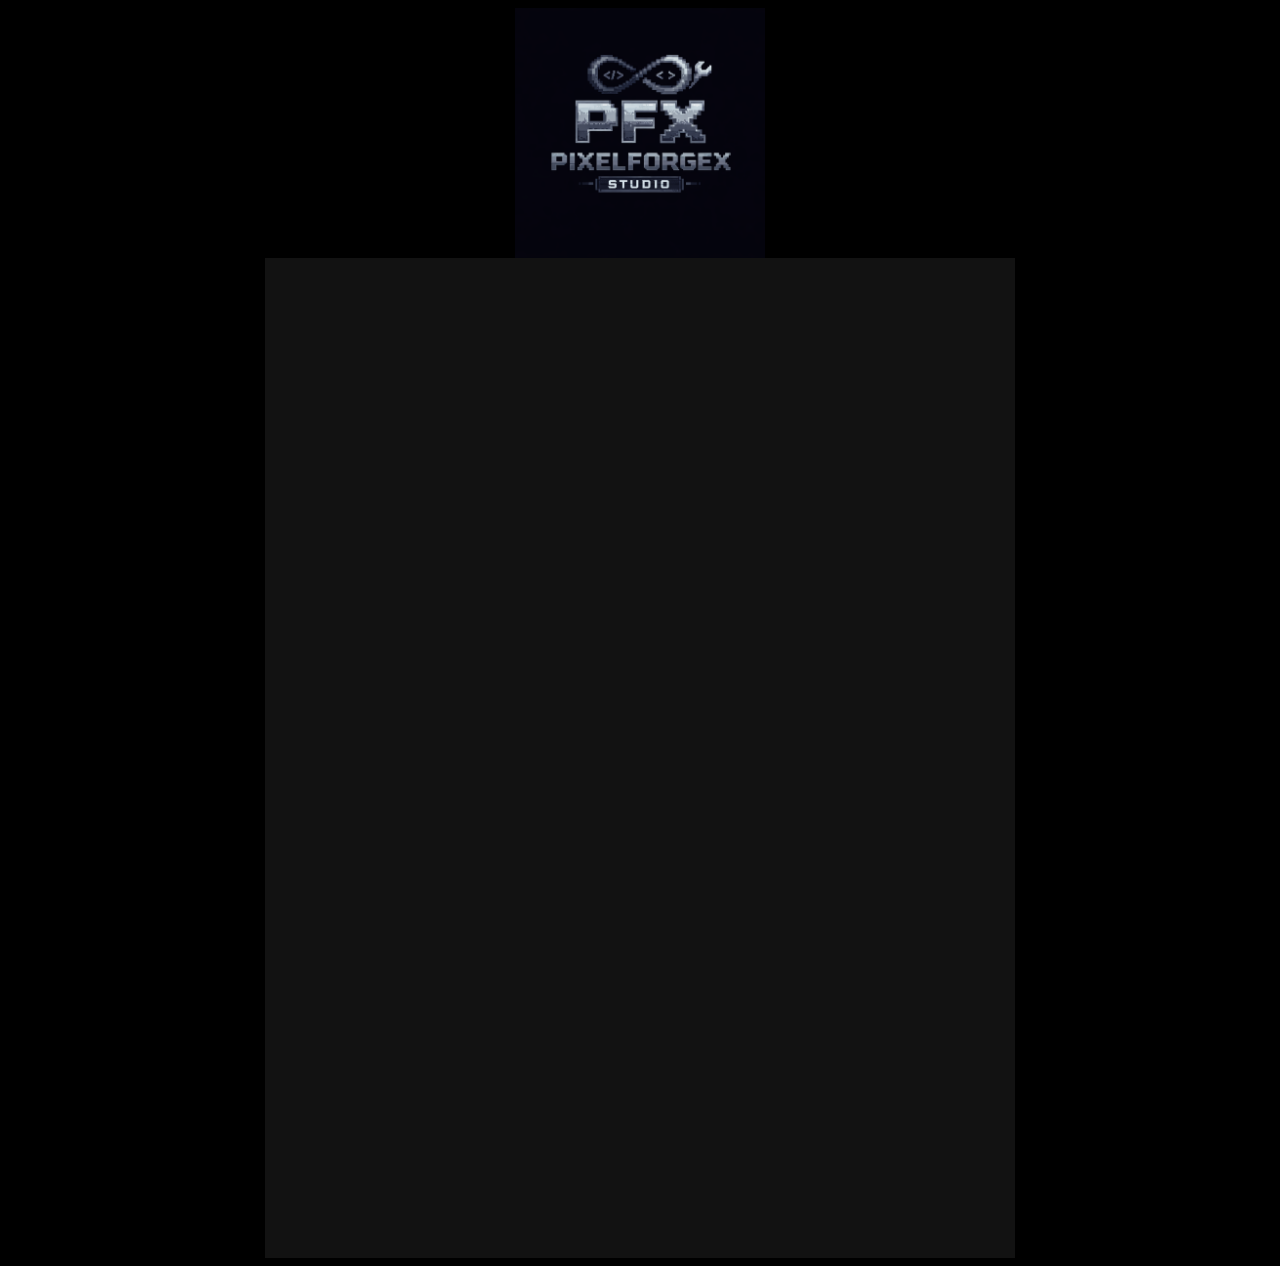
<file: index.html>
<!DOCTYPE html>
<html lang="en">
<head>
    <meta charset="UTF-8">
    <meta name="viewport" content="width=device-width, initial-scale=1.0">
    <title>Early Web</title>
    <link rel="stylesheet" href="style.css">
</head>
<body class="index">
    
    <div class="logo"></div>
    <div class="text">
        
    </div>

</body>
</html>
</file>
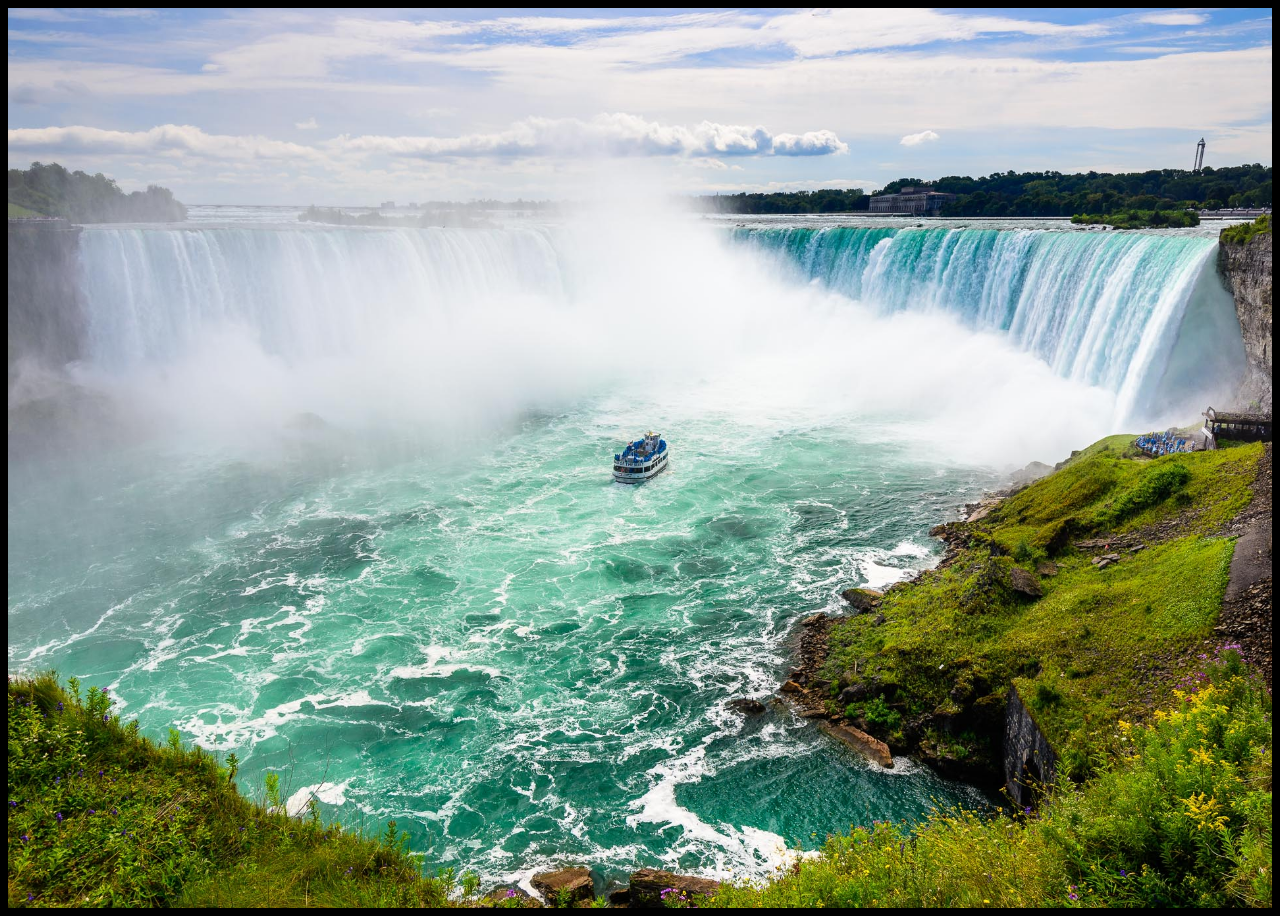
<file: at.html>
<!DOCTYPE html>
<html lang="en">
<head>
    <meta charset="UTF-8">
    <meta name="viewport" content="width=device-width, initial-scale=1.0">
    <title>Niagara Falls</title>
    <link rel="stylesheet" href="style.css">
</head>
<body>
   <div class="a_1"></div> 

</body>
</html>
</file>
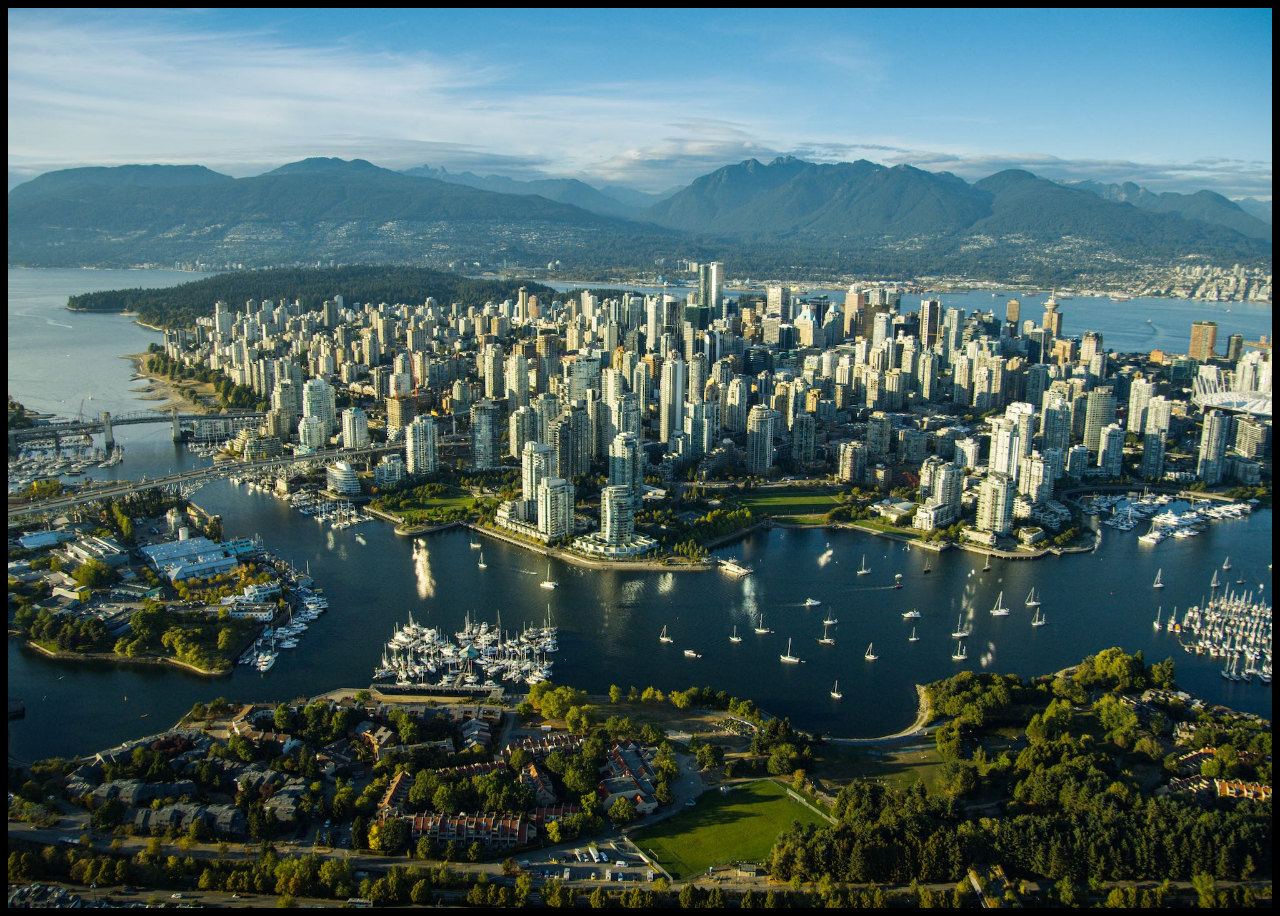
<file: at_2.html>
<!DOCTYPE html>
<html lang="en">
<head>
    <meta charset="UTF-8">
    <meta name="viewport" content="width=device-width, initial-scale=1.0">
    <title>Vancouver</title>
    <link rel="stylesheet" href="style.css">
</head>
<body>
    <div class="a_2"></div>

</body>
</html>
</file>
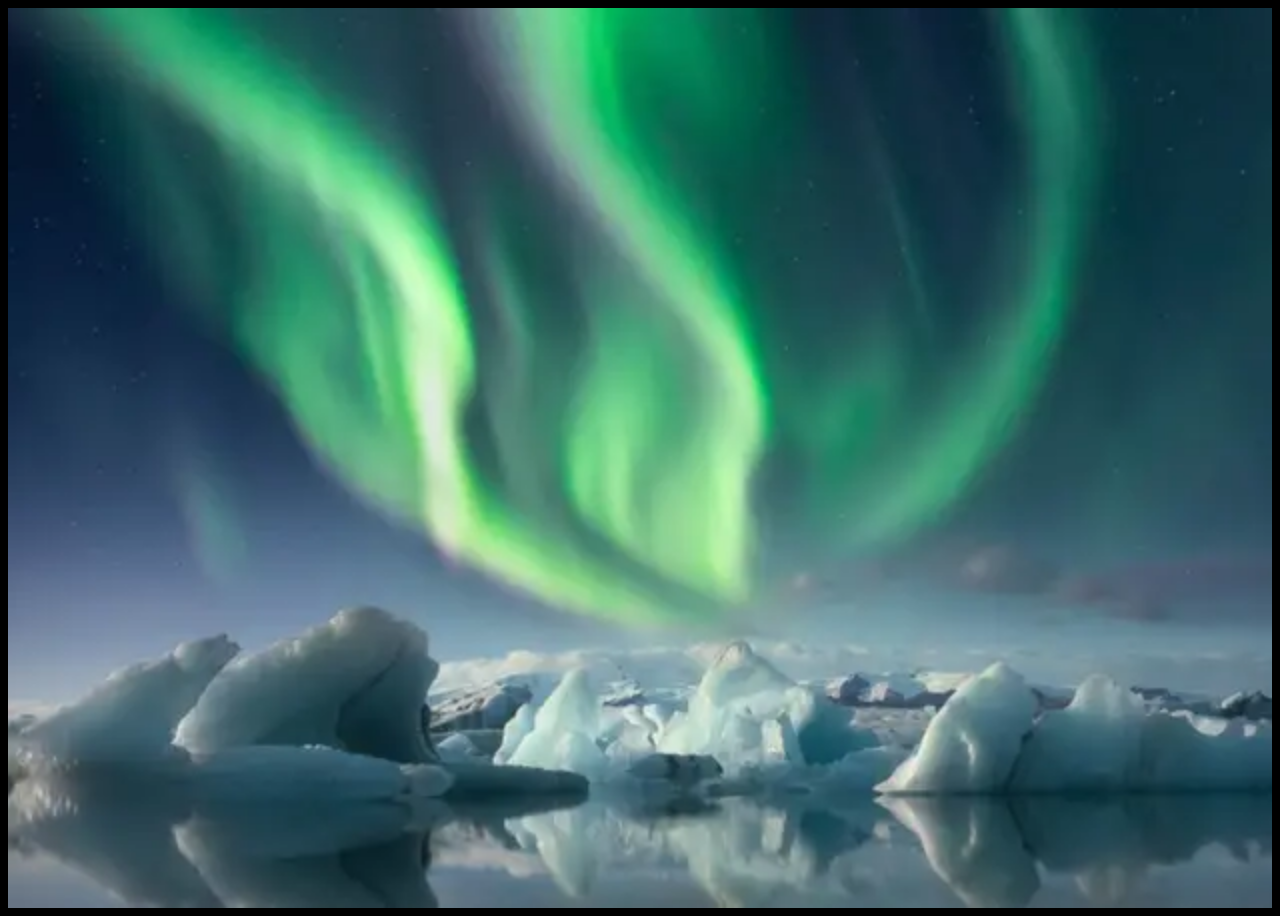
<file: at_3.html>
<!DOCTYPE html>
<html lang="en">
<head>
    <meta charset="UTF-8">
    <meta name="viewport" content="width=device-width, initial-scale=1.0">
    <title>Northern Lights (Aurora Borealis)</title>
    <link rel="stylesheet" href="style.css">
</head>
<body>
    <div class="a_3"></div>

</body>
</html>
</file>
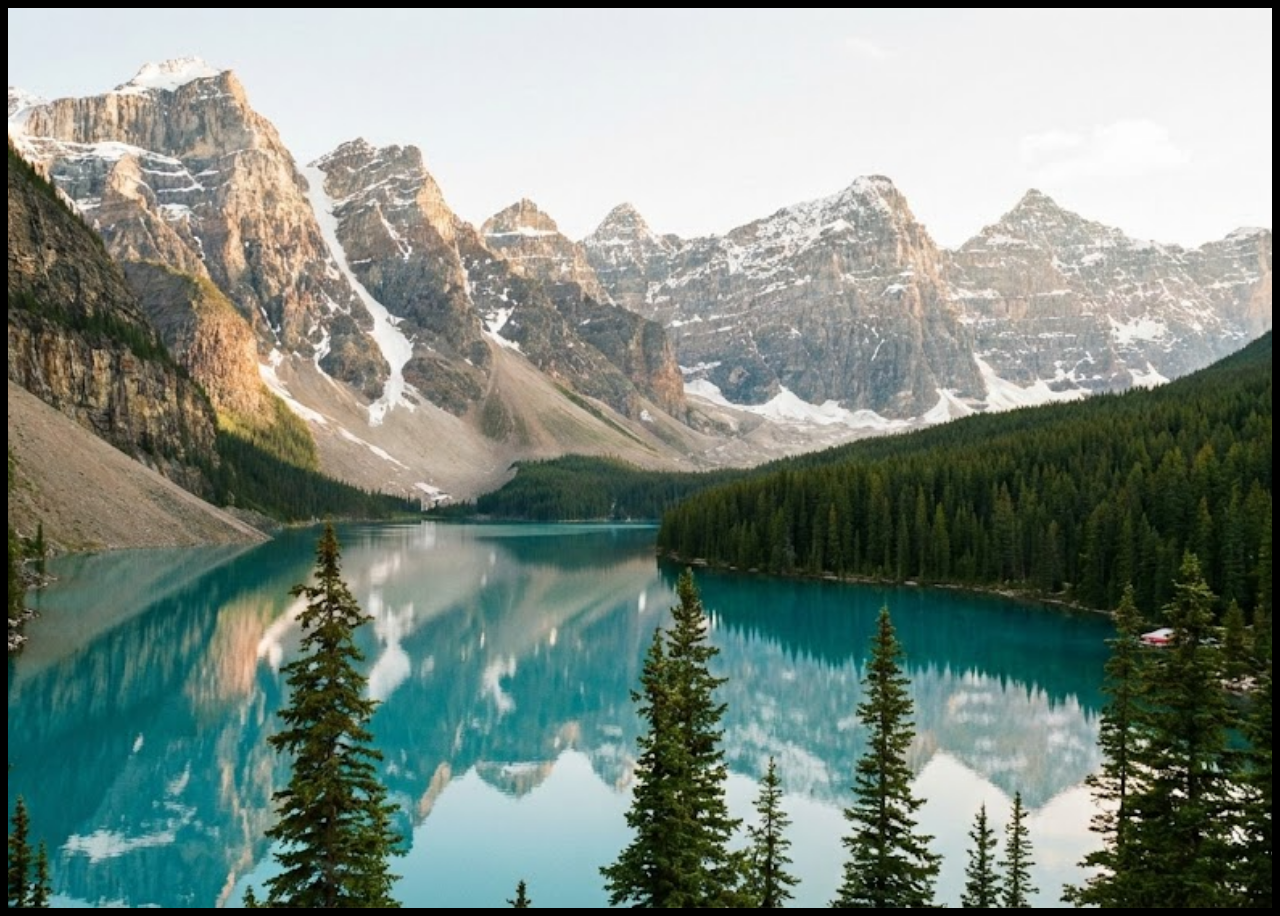
<file: at_4.html>
<!DOCTYPE html>
<html lang="en">
<head>
    <meta charset="UTF-8">
    <meta name="viewport" content="width=device-width, initial-scale=1.0">
    <title>Moraine Lake</title>
    <link rel="stylesheet" href="style.css">
</head>
<body>
    <div class="a_4"></div>

</body>
</html>
</file>
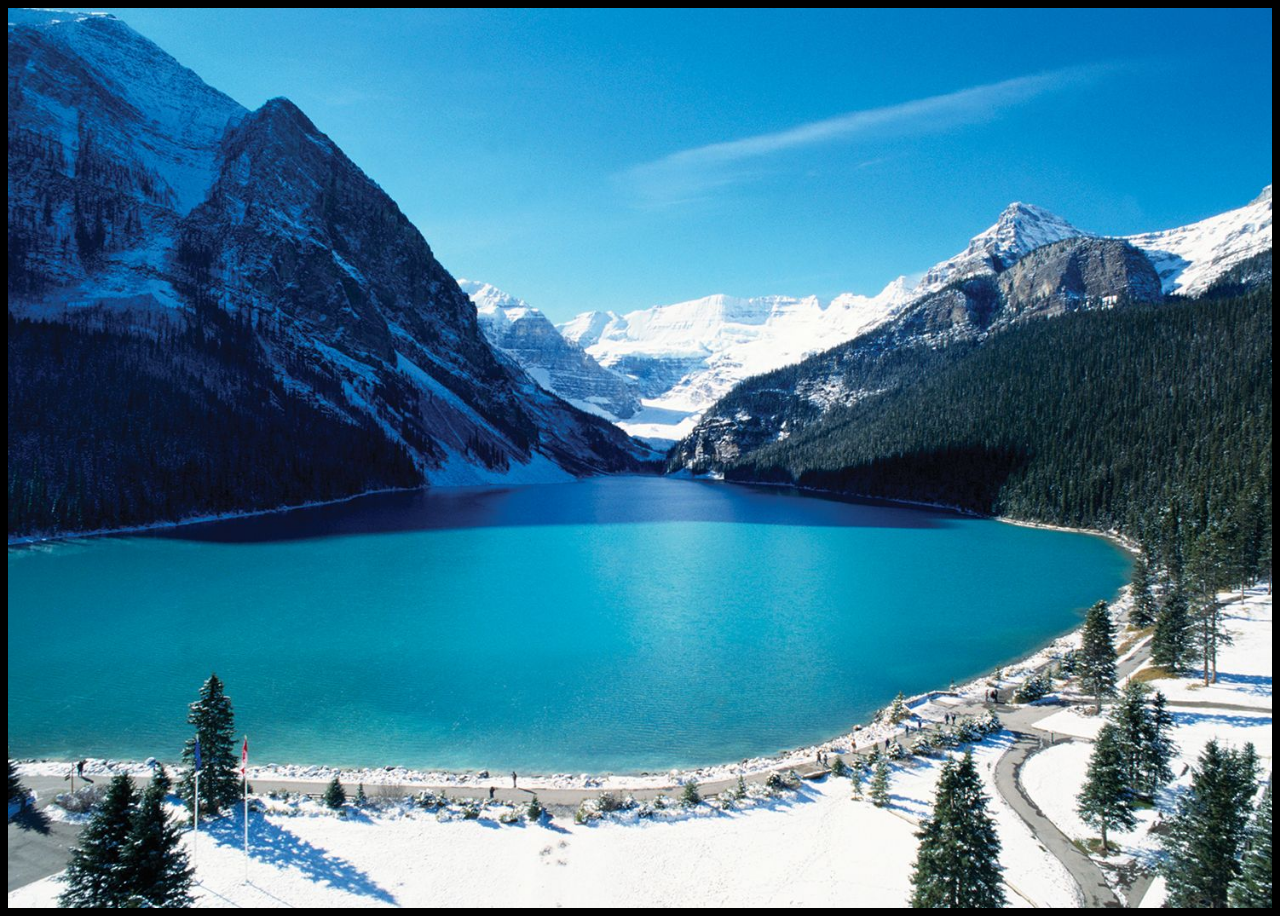
<file: at_5.html>
<!DOCTYPE html>
<html lang="en">
<head>
    <meta charset="UTF-8">
    <meta name="viewport" content="width=device-width, initial-scale=1.0">
    <title>Lake Louise</title>
    <link rel="stylesheet" href="style.css">
</head>
<body>
    <div class="a_5"></div>

</body>
</html>
</file>
<file: style.css>
body {
    background-color: #000;
}
.a_1 {
  margin: 0;
  padding: 0;
  background-image: url("img_cv/ajl.jpeg"); 
  background-size: cover;      
  background-position: center; 
  background-repeat: no-repeat; 
  height: 100vh;               
}
.a_2 {
  margin: 0;
  padding: 0;
  background-image: url("img_cv/vcv.jpeg"); 
  background-size: cover;      
  background-position: center; 
  background-repeat: no-repeat; 
  height: 100vh;               
}
.a_3 {
  margin: 0;
  padding: 0;
  background-image: url("img_cv/ln.webp"); 
  background-size: cover;      
  background-position: center; 
  background-repeat: no-repeat; 
  height: 100vh;               
}
.a_4 {
  margin: 0;
  padding: 0;
  background-image: url("img_cv/ml.jpeg"); 
  background-size: cover;      
  background-position: center; 
  background-repeat: no-repeat; 
  height: 100vh;               
}
.a_5 {
  margin: 0;
  padding: 0;
  background-image: url("img_cv/ll.jpeg"); 
  background-size: cover;      
  background-position: center; 
  background-repeat: no-repeat; 
  height: 100vh;               
}
.logo {
    width: 250px;
    height: 250px;
    background-image: url(pfx.png);
    background-size: cover;
    background-position: center;
    margin: 0 auto;
}
.text {
    width: 750px;
    height: 1000px;
    background-color: #121212;
    background-position: center;
    margin: 0 auto;
}
</file>
